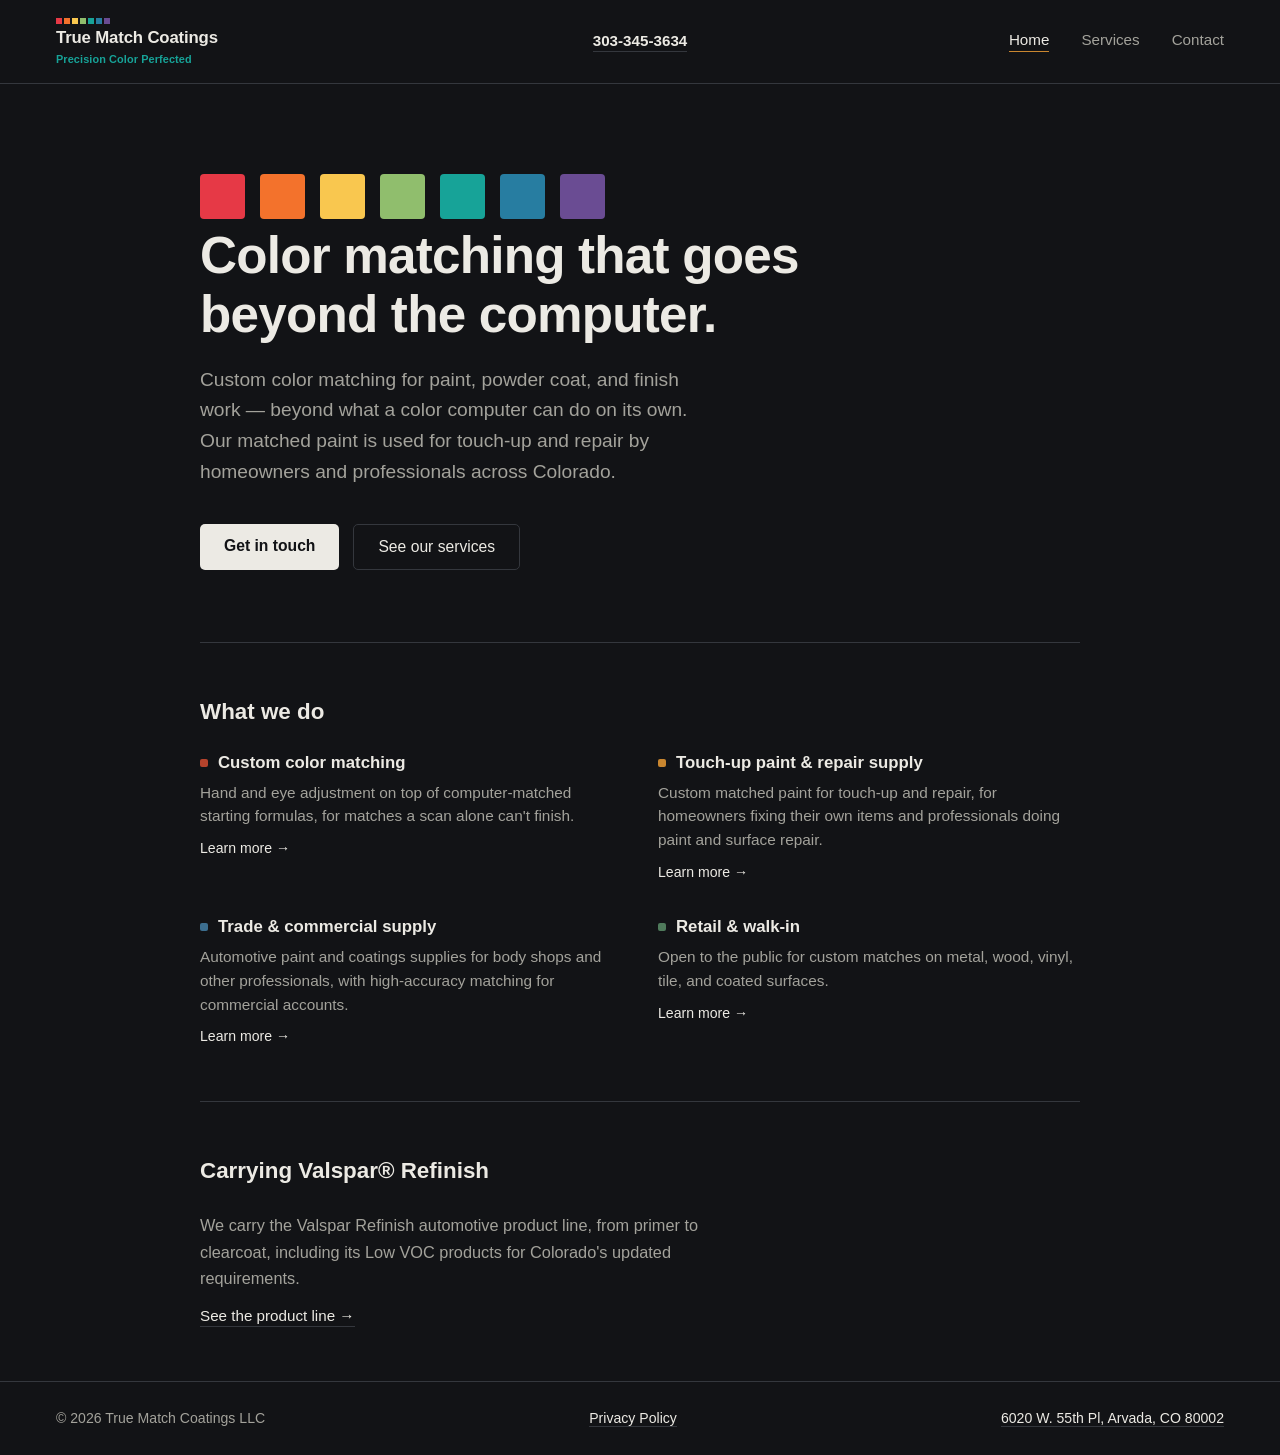
<file: index.html>
<!DOCTYPE html>
<html lang="en">
<head>
<meta charset="UTF-8">
<meta name="viewport" content="width=device-width, initial-scale=1.0">
<title>Custom Paint Color Matching | Denver Metro Area | True Match Coatings</title>
<meta name="description" content="Custom paint matching for touch-up and repair, with automotive and body shop supply. Arvada, serving the Denver Metro Area and all of Colorado.">
<link rel="canonical" href="https://truematchcoatings.com/">
<meta property="og:type" content="website">
<meta property="og:site_name" content="True Match Coatings">
<meta property="og:title" content="Custom Paint Color Matching | Denver Metro Area | True Match Coatings">
<meta property="og:description" content="Custom paint matching for touch-up, repair, and finish work. Serving the Denver Metro Area and all of Colorado.">
<meta property="og:url" content="https://truematchcoatings.com/">
<meta property="og:image" content="https://truematchcoatings.com/favicon-512.png">
<script type="application/ld+json">
{
  "@context": "https://schema.org",
  "@type": "LocalBusiness",
  "name": "True Match Coatings",
  "url": "https://truematchcoatings.com/",
  "image": "https://truematchcoatings.com/favicon-512.png",
  "description": "Custom paint, powder coat, and finish color matching with hand-and-eye adjustment on top of computer-matched formulas. Trade and commercial supply, plus retail and walk-in matching.",
  "telephone": "+1-303-345-3634",
  "openingHoursSpecification": {
    "@type": "OpeningHoursSpecification",
    "dayOfWeek": ["Monday", "Tuesday", "Wednesday", "Thursday", "Friday"],
    "opens": "08:00",
    "closes": "17:00"
  },
  "address": {
    "@type": "PostalAddress",
    "streetAddress": "6020 W. 55th Pl",
    "addressLocality": "Arvada",
    "addressRegion": "CO",
    "postalCode": "80002",
    "addressCountry": "US"
  },
  "areaServed": [
    { "@type": "AdministrativeArea", "name": "Denver Metropolitan Area, Colorado" },
    { "@type": "State", "name": "Colorado" }
  ],
  "knowsAbout": ["Custom paint color matching", "Powder coat color matching", "Automotive paint supply for body shops", "Commercial paint and coatings supply"]
}
</script>
<link rel="stylesheet" href="style.css">
<link rel="icon" href="favicon.ico" sizes="any">
<link rel="icon" href="favicon.svg" type="image/svg+xml">
<link rel="apple-touch-icon" href="favicon-512.png">
<style>
  /* Phone-width header: logo + nav on one row, phone number beneath */
  @media (max-width: 640px) {
    header.site { grid-template-columns: 1fr auto; row-gap: 12px; }
    .wordmark { white-space: nowrap; font-size: 0.95rem; }
    header.site { column-gap: 12px; }
    nav.site { gap: 12px; }
    nav.site a { font-size: 0.9rem; }
    .header-phone { grid-column: 1 / -1; grid-row: 2; justify-self: start; }
  }
</style>
<style>
  .hero {
    padding: clamp(56px, 10vh, 100px) 0 clamp(48px, 8vh, 88px);
  }

  .hero .swatch-row {
    gap: 15px;
    margin-bottom: 8px;
  }
  .hero .swatch-row div {
    width: 45px;
    height: 45px;
    border-radius: 4px;
  }

  .hero h1 {
    font-size: clamp(2.1rem, 4.8vw, 3.2rem);
    font-weight: 650;
    letter-spacing: -0.015em;
    line-height: 1.15;
    margin: 0 0 20px;
    max-width: 27ch;
  }

  .hero p.lede {
    font-size: 1.2rem;
    line-height: 1.6;
    color: var(--paper-dim);
    max-width: 46ch;
    margin: 0 0 36px;
  }

  .cta-row {
    display: flex;
    gap: 14px;
    flex-wrap: wrap;
  }

  .cta {
    display: inline-block;
    padding: 13px 24px;
    border-radius: 5px;
    text-decoration: none;
    font-size: 0.98rem;
  }

  .cta.primary {
    background: var(--paper);
    color: var(--graphite-deep);
    font-weight: 600;
  }

  .cta.secondary {
    border: 1px solid var(--line);
    color: var(--paper);
  }

  .cta.primary:hover { background: #fff; }
  .cta.secondary:hover { border-color: var(--paper-dim); }

  .strip {
    border-top: 1px solid var(--line);
    padding: 56px 0;
  }

  .strip h2 {
    font-size: 1.4rem;
    font-weight: 600;
    margin: 0 0 28px;
  }

  .cards {
    display: grid;
    grid-template-columns: repeat(auto-fit, minmax(280px, 1fr));
    gap: 36px;
  }

  a.card {
    display: block;
    text-decoration: none;
    color: inherit;
    border-radius: 4px;
    transition: box-shadow 0.15s ease;
  }

  a.card:hover {
    box-shadow: 0 0 0 14px var(--panel), 0 0 0 15px var(--line);
  }

  .card .more {
    display: inline-block;
    margin-top: 12px;
    font-size: 0.88rem;
    color: var(--paper);
  }

  .brand-note {
    color: var(--paper-dim);
    font-size: 1.02rem;
    line-height: 1.6;
    max-width: 62ch;
    margin: 0 0 16px;
  }

  .brand-link {
    color: var(--paper);
    font-size: 0.95rem;
    text-decoration: none;
    border-bottom: 1px solid var(--line);
    padding-bottom: 2px;
  }
  .brand-link:hover { border-bottom-color: var(--paper); }

  .card h3 {
    font-size: 1.05rem;
    font-weight: 600;
    margin: 0 0 8px;
    display: flex;
    align-items: center;
    gap: 10px;
  }

  .card h3 .mark {
    width: 8px;
    height: 8px;
    border-radius: 2px;
    flex-shrink: 0;
  }

  .card p {
    color: var(--paper-dim);
    font-size: 0.96rem;
    line-height: 1.55;
    margin: 0;
  }
</style>
</head>
<body>

<header class="site">
  <a class="wordmark" href="index.html">
    <div class="brand-blocks" aria-hidden="true">
      <div></div><div></div><div></div><div></div><div></div><div></div><div></div>
    </div>
    True Match Coatings
    <span class="header-slogan">Precision Color Perfected</span>
  </a>
  <a class="header-phone" href="tel:+13033453634">303-345-3634</a>
  <nav class="site">
    <a href="index.html" aria-current="page">Home</a>
    <a href="services.html">Services</a>
    <a href="contact.html">Contact</a>
  </nav>
</header>

<main>
  <div class="wrap hero rise">
    <div class="swatch-row" aria-hidden="true">
      <div></div><div></div><div></div><div></div><div></div><div></div><div></div>
    </div>
    <h1>Color matching that goes<br>beyond the computer.</h1>
    <p class="lede">
      Custom color matching for paint, powder coat, and finish work &mdash;
      beyond what a color computer can do on its own. Our matched paint is
      used for touch-up and repair by homeowners and professionals across
      Colorado.
    </p>
    <div class="cta-row">
      <a class="cta primary" href="contact.html">Get in touch</a>
      <a class="cta secondary" href="services.html">See our services</a>
    </div>
  </div>

  <div class="wrap strip">
    <h2>What we do</h2>
    <div class="cards">
      <a class="card" href="services.html#custom-color-matching">
        <h3><span class="mark" style="background:var(--swatch-1)"></span>Custom color matching</h3>
        <p>Hand and eye adjustment on top of computer-matched starting formulas, for matches a scan alone can't finish.</p>
        <span class="more">Learn more &rarr;</span>
      </a>
      <a class="card" href="services.html#touch-up-repair">
        <h3><span class="mark" style="background:var(--swatch-2)"></span>Touch-up paint &amp; repair supply</h3>
        <p>Custom matched paint for touch-up and repair, for homeowners fixing their own items and professionals doing paint and surface repair.</p>
        <span class="more">Learn more &rarr;</span>
      </a>
      <a class="card" href="services.html#trade-commercial-supply">
        <h3><span class="mark" style="background:var(--swatch-4)"></span>Trade &amp; commercial supply</h3>
        <p>Automotive paint and coatings supplies for body shops and other professionals, with high-accuracy matching for commercial accounts.</p>
        <span class="more">Learn more &rarr;</span>
      </a>
      <a class="card" href="services.html#retail-walk-in">
        <h3><span class="mark" style="background:var(--swatch-3)"></span>Retail &amp; walk-in</h3>
        <p>Open to the public for custom matches on metal, wood, vinyl, tile, and coated surfaces.</p>
        <span class="more">Learn more &rarr;</span>
      </a>
    </div>
  </div>

  <div class="wrap strip">
    <h2>Carrying Valspar&reg; Refinish</h2>
    <p class="brand-note">We carry the Valspar Refinish automotive product line, from primer to clearcoat, including its Low VOC products for Colorado's updated requirements.</p>
    <a class="brand-link" href="services.html#valspar-refinish">See the product line &rarr;</a>
  </div>
</main>

<footer class="site">
  <span>&copy; 2026 True Match Coatings LLC</span>
  <a href="privacy.html">Privacy Policy</a>
  <a href="contact.html">6020 W. 55th Pl, Arvada, CO 80002</a>
</footer>

<!-- Start of HubSpot Embed Code -->
<script type="text/javascript" id="hs-script-loader" async defer src="//js-na2.hs-scripts.com/247621168.js"></script>
<!-- End of HubSpot Embed Code -->

</body>
</html>
</file>
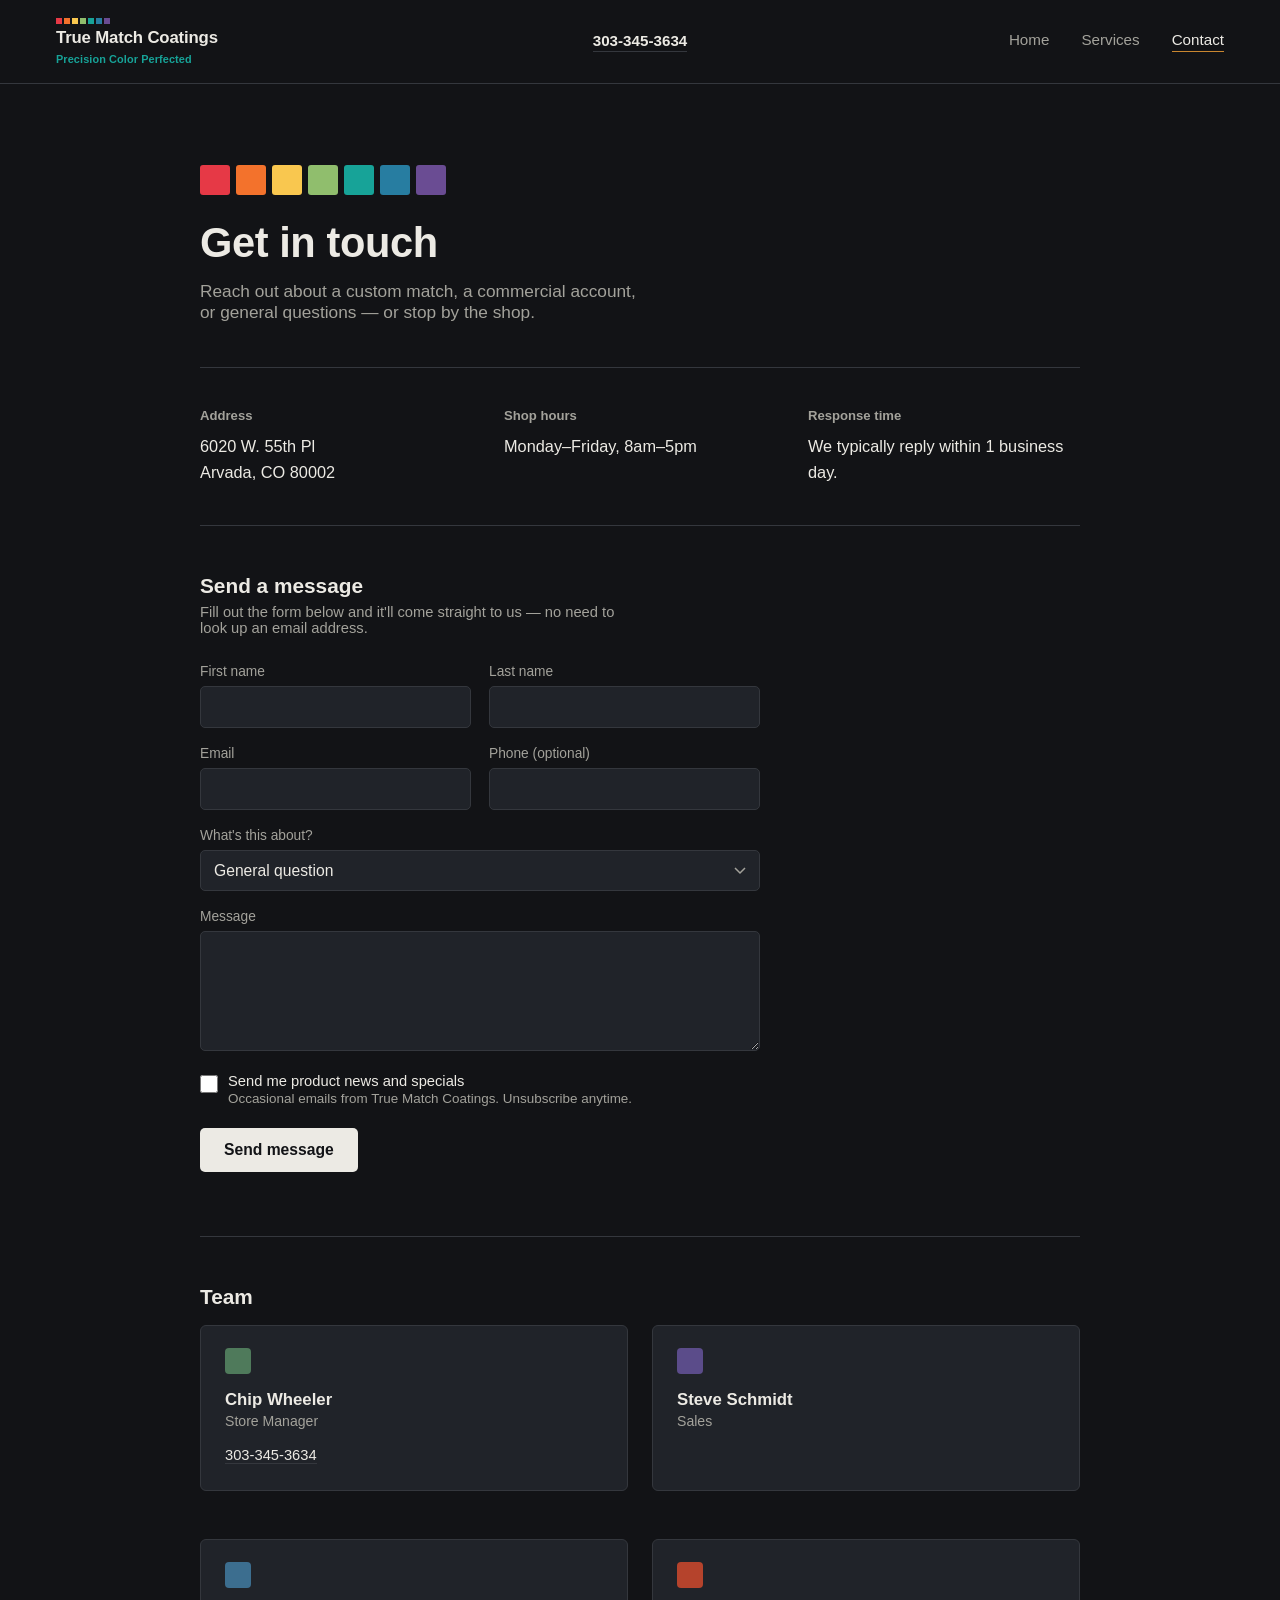
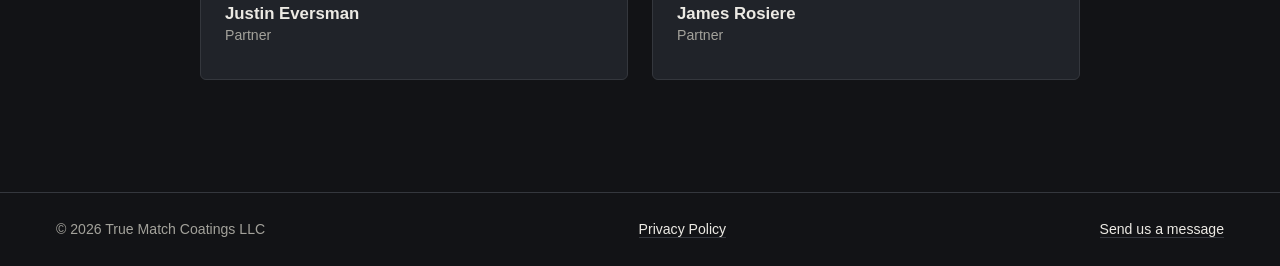
<file: contact.html>
<!DOCTYPE html>
<html lang="en">
<head>
<meta charset="UTF-8">
<meta name="viewport" content="width=device-width, initial-scale=1.0">
<title>Contact &amp; Location | True Match Coatings, Arvada, CO</title>
<meta name="description" content="Contact True Match Coatings in Arvada, CO about a custom color match or a commercial account, or stop by the shop at 6020 W. 55th Pl.">
<link rel="canonical" href="https://truematchcoatings.com/contact.html">
<meta property="og:type" content="website">
<meta property="og:site_name" content="True Match Coatings">
<meta property="og:title" content="Contact &amp; Location | True Match Coatings, Arvada, CO">
<meta property="og:description" content="Ask about a custom color match or a commercial account, or stop by the shop in Arvada, CO.">
<meta property="og:url" content="https://truematchcoatings.com/contact.html">
<meta property="og:image" content="https://truematchcoatings.com/favicon-512.png">
<link rel="stylesheet" href="style.css">
<link rel="icon" href="favicon.ico" sizes="any">
<link rel="icon" href="favicon.svg" type="image/svg+xml">
<link rel="apple-touch-icon" href="favicon-512.png">
<style>
  /* Phone-width header: logo + nav on one row, phone number beneath */
  @media (max-width: 640px) {
    header.site { grid-template-columns: 1fr auto; row-gap: 12px; }
    .wordmark { white-space: nowrap; font-size: 0.95rem; }
    header.site { column-gap: 12px; }
    nav.site { gap: 12px; }
    nav.site a { font-size: 0.9rem; }
    .header-phone { grid-column: 1 / -1; grid-row: 2; justify-self: start; }
  }
</style>
<style>
  .page-head {
    padding: clamp(48px, 9vh, 88px) 0 44px;
  }

  .page-head h1 {
    font-size: clamp(2rem, 4.5vw, 2.6rem);
    font-weight: 650;
    letter-spacing: -0.01em;
    margin: 24px 0 14px;
  }

  .page-head p {
    color: var(--paper-dim);
    font-size: 1.08rem;
    max-width: 46ch;
    margin: 0;
  }

  .location {
    border-top: 1px solid var(--line);
    padding: 40px 0;
    display: grid;
    grid-template-columns: repeat(auto-fit, minmax(220px, 1fr));
    gap: 32px;
  }

  .location h2 {
    font-size: 0.82rem;
    text-transform: none;
    letter-spacing: 0;
    color: var(--paper-dim);
    font-weight: 600;
    margin: 0 0 10px;
  }

  .location p {
    margin: 0;
    font-size: 1.02rem;
    line-height: 1.6;
  }

  .location a { text-decoration: none; border-bottom: 1px solid var(--line); }
  .location a:hover { border-bottom-color: var(--paper); }

  .people {
    border-top: 1px solid var(--line);
    padding: 48px 0 64px;
  }

  .people h2 {
    font-size: 1.3rem;
    font-weight: 600;
    margin: 0 0 6px;
  }

  .people .kicker {
    color: var(--paper-dim);
    font-size: 0.92rem;
    margin: 0 0 28px;
  }

  .people-grid {
    display: grid;
    grid-template-columns: repeat(auto-fit, minmax(240px, 1fr));
    gap: 24px;
    margin-bottom: 48px;
  }

  .person {
    background: var(--panel);
    border: 1px solid var(--line);
    border-radius: 6px;
    padding: 22px 24px;
  }

  .person .swatch {
    width: 26px;
    height: 26px;
    border-radius: 4px;
    margin-bottom: 16px;
  }

  .person .name {
    font-weight: 600;
    font-size: 1.05rem;
    margin-bottom: 3px;
  }

  .person .role {
    color: var(--paper-dim);
    font-size: 0.88rem;
    margin-bottom: 14px;
  }

  .person .detail {
    font-size: 0.92rem;
    line-height: 1.7;
  }

  .person .detail a {
    text-decoration: none;
    border-bottom: 1px solid var(--line);
  }
  .person .detail a:hover { border-bottom-color: var(--paper); }

  .section-label {
    font-size: 1.3rem;
    color: var(--paper);
    font-weight: 600;
    margin: 0 0 16px;
  }

  /* ---------- Contact form ---------- */

  .form-section {
    border-top: 1px solid var(--line);
    padding: 48px 0;
  }

  .form-section h2 {
    font-size: 1.3rem;
    font-weight: 600;
    margin: 0 0 6px;
  }

  .form-section .kicker {
    color: var(--paper-dim);
    font-size: 0.92rem;
    margin: 0 0 28px;
    max-width: 52ch;
  }

  .contact-form {
    max-width: 560px;
  }

  .form-row {
    display: grid;
    grid-template-columns: 1fr 1fr;
    gap: 18px;
  }

  .field {
    margin-bottom: 18px;
  }

  .field label {
    display: block;
    font-size: 0.86rem;
    color: var(--paper-dim);
    margin-bottom: 7px;
  }

  .field input,
  .field select,
  .field textarea {
    width: 100%;
    background: var(--panel);
    border: 1px solid var(--line);
    color: var(--paper);
    border-radius: 5px;
    padding: 11px 13px;
    font-size: 0.98rem;
    font-family: inherit;
    transition: border-color 0.15s ease;
  }

  .field input:focus,
  .field select:focus,
  .field textarea:focus {
    outline: none;
    border-color: var(--swatch-4);
  }

  .field textarea {
    resize: vertical;
    min-height: 120px;
  }

  .field select {
    appearance: none;
    background-image: url("data:image/svg+xml,%3Csvg xmlns='http://www.w3.org/2000/svg' width='12' height='8'%3E%3Cpath d='M1 1l5 5 5-5' stroke='%23a3a29b' stroke-width='1.5' fill='none' fill-rule='evenodd'/%3E%3C/svg%3E");
    background-repeat: no-repeat;
    background-position: right 13px center;
    padding-right: 32px;
  }

  .hp-field {
    position: absolute;
    left: -9999px;
    width: 1px;
    height: 1px;
    opacity: 0;
    overflow: hidden;
  }

  .field-check {
    display: flex;
    align-items: flex-start;
    gap: 10px;
    margin: 4px 0 22px;
  }

  .field-check input {
    flex: none;
    width: 18px;
    height: 18px;
    margin: 2px 0 0;
    accent-color: var(--swatch-4);
    cursor: pointer;
  }

  .field-check label {
    font-size: 0.92rem;
    color: var(--paper);
    cursor: pointer;
  }

  .field-check .hint {
    display: block;
    color: var(--paper-dim);
    font-size: 0.84rem;
    margin-top: 2px;
  }

  .form-submit {
    display: inline-flex;
    align-items: center;
    gap: 10px;
    background: var(--paper);
    color: var(--graphite-deep);
    font-weight: 600;
    font-size: 0.98rem;
    border: none;
    border-radius: 5px;
    padding: 13px 24px;
    cursor: pointer;
    font-family: inherit;
  }

  .form-submit:hover { background: #fff; }
  .form-submit:disabled { opacity: 0.6; cursor: default; }

  .form-status {
    margin-top: 16px;
    font-size: 0.92rem;
  }

  .form-status.success { color: var(--swatch-3); }
  .form-status.error { color: var(--swatch-1); }

  @media (max-width: 560px) {
    .form-row { grid-template-columns: 1fr; }
  }
</style>
</head>
<body>

<header class="site">
  <a class="wordmark" href="index.html">
    <div class="brand-blocks" aria-hidden="true">
      <div></div><div></div><div></div><div></div><div></div><div></div><div></div>
    </div>
    True Match Coatings
    <span class="header-slogan">Precision Color Perfected</span>
  </a>
  <a class="header-phone" href="tel:+13033453634">303-345-3634</a>
  <nav class="site">
    <a href="index.html">Home</a>
    <a href="services.html">Services</a>
    <a href="contact.html" aria-current="page">Contact</a>
  </nav>
</header>

<main>
  <div class="wrap page-head rise">
    <div class="swatch-row" aria-hidden="true">
      <div></div><div></div><div></div><div></div><div></div><div></div><div></div>
    </div>
    <h1>Get in touch</h1>
    <p>Reach out about a custom match, a commercial account, or general questions &mdash; or stop by the shop.</p>
  </div>

  <div class="wrap location">
    <div>
      <h2>Address</h2>
      <p>
        6020 W. 55th Pl<br>
        Arvada, CO 80002
      </p>
    </div>
    <div>
      <h2>Shop hours</h2>
      <p>Monday&ndash;Friday, 8am&ndash;5pm</p>
    </div>
    <div>
      <h2>Response time</h2>
      <p>We typically reply within 1 business day.</p>
    </div>
  </div>

  <div class="wrap form-section">
    <h2>Send a message</h2>
    <p class="kicker">Fill out the form below and it'll come straight to us &mdash; no need to look up an email address.</p>

    <form class="contact-form" id="contact-form" method="POST" novalidate>
      <div class="form-row">
        <div class="field">
          <label for="firstname">First name</label>
          <input type="text" id="firstname" name="firstname" required autocomplete="given-name">
        </div>
        <div class="field">
          <label for="lastname">Last name</label>
          <input type="text" id="lastname" name="lastname" required autocomplete="family-name">
        </div>
      </div>

      <div class="form-row">
        <div class="field">
          <label for="email">Email</label>
          <input type="email" id="email" name="email" required autocomplete="email">
        </div>
        <div class="field">
          <label for="phone">Phone <span style="font-weight:400;">(optional)</span></label>
          <input type="tel" id="phone" name="phone" autocomplete="tel">
        </div>
      </div>

      <div class="field">
        <label for="reason">What's this about?</label>
        <select id="reason" name="inquiry_reason">
          <option value="General question">General question</option>
          <option value="Custom color match">Custom color match</option>
          <option value="Commercial account">Commercial account</option>
          <option value="Other">Other</option>
        </select>
      </div>

      <div class="field">
        <label for="message">Message</label>
        <textarea id="message" name="message" required></textarea>
      </div>

      <div class="field-check">
        <input type="checkbox" id="marketing_opt_in" name="marketing_opt_in" value="true">
        <label for="marketing_opt_in">
          Send me product news and specials
          <span class="hint">Occasional emails from True Match Coatings. Unsubscribe anytime.</span>
        </label>
      </div>

      <!-- Honeypot field — hidden from real visitors, filled in by spam bots -->
      <div class="field hp-field" aria-hidden="true">
        <label for="_gotcha">Leave this field blank</label>
        <input type="text" id="_gotcha" name="_gotcha" tabindex="-1" autocomplete="off">
      </div>

      <button type="submit" class="form-submit">Send message</button>
      <p class="form-status" id="form-status" role="status" aria-live="polite"></p>
      <noscript><p class="form-status error">This form needs JavaScript. Please call us at 303-345-3634 instead.</p></noscript>
    </form>
  </div>

  <div class="wrap people">
    <p class="section-label">Team</p>
    <div class="people-grid">
      <div class="person">
        <div class="swatch" style="background:var(--swatch-3)"></div>
        <div class="name">Chip Wheeler</div>
        <div class="role">Store Manager</div>
        <div class="detail">
          <a href="tel:+13033453634">303-345-3634</a>
        </div>
      </div>
      <div class="person">
        <div class="swatch" style="background:var(--swatch-5)"></div>
        <div class="name">Steve Schmidt</div>
        <div class="role">Sales</div>
      </div>
    </div>

    <div class="people-grid">
      <div class="person">
        <div class="swatch" style="background:var(--swatch-4)"></div>
        <div class="name">Justin Eversman</div>
        <div class="role">Partner</div>
      </div>
      <div class="person">
        <div class="swatch" style="background:var(--swatch-1)"></div>
        <div class="name">James Rosiere</div>
        <div class="role">Partner</div>
      </div>
    </div>
  </div>
</main>

<footer class="site">
  <span>&copy; 2026 True Match Coatings LLC</span>
  <a href="privacy.html">Privacy Policy</a>
  <a href="#contact-form">Send us a message</a>
</footer>

<script>
  // HubSpot form settings
  const HUBSPOT_PORTAL_ID = '247621168';
  const HUBSPOT_FORM_ID = '1c476b60-14f7-4764-a785-c6fe65222942';
  const HUBSPOT_ENDPOINT =
    'https://api.hsforms.com/submissions/v3/integration/submit/' +
    HUBSPOT_PORTAL_ID + '/' + HUBSPOT_FORM_ID;
  // Property internal names in HubSpot (Settings > Properties)
  const REASON_PROPERTY = 'what_s_this_about_';
  // Single checkbox contact property for the email opt-in (created in HubSpot
  // Nov 24, 2026). It should also be added to the HubSpot form itself.
  const OPT_IN_PROPERTY = 'marketing_opt_in';

  const form = document.getElementById('contact-form');
  const status = document.getElementById('form-status');
  const successMsg = "Thanks — we've got your message and will be in touch soon.";

  function getCookie(name) {
    const match = document.cookie.match(new RegExp('(?:^|; )' + name + '=([^;]*)'));
    return match ? decodeURIComponent(match[1]) : '';
  }

  form.addEventListener('submit', async function (e) {
    e.preventDefault();
    if (!form.reportValidity()) return;

    const submitBtn = form.querySelector('.form-submit');
    status.className = 'form-status';

    // Honeypot: real visitors never fill this in. Pretend success, send nothing.
    if (form.elements['_gotcha'].value) {
      form.reset();
      status.className = 'form-status success';
      status.textContent = successMsg;
      return;
    }

    submitBtn.disabled = true;
    status.textContent = 'Sending…';

    const fields = [
      { name: 'firstname', value: form.elements['firstname'].value.trim() },
      { name: 'lastname', value: form.elements['lastname'].value.trim() },
      { name: 'email', value: form.elements['email'].value.trim() },
      { name: REASON_PROPERTY, value: form.elements['inquiry_reason'].value },
      { name: 'message', value: form.elements['message'].value.trim() }
    ];
    const phone = form.elements['phone'].value.trim();
    if (phone) fields.push({ name: 'phone', value: phone });
    // Only send the opt-in when it's ticked, so a returning contact who opted
    // in before isn't switched back off by leaving the box empty this time.
    if (form.elements['marketing_opt_in'].checked) {
      fields.push({ name: OPT_IN_PROPERTY, value: 'true' });
    }

    const context = { pageUri: window.location.href, pageName: document.title };
    const hutk = getCookie('hubspotutk');
    if (hutk) context.hutk = hutk;

    function send(fieldList) {
      return fetch(HUBSPOT_ENDPOINT, {
        method: 'POST',
        headers: { 'Content-Type': 'application/json' },
        body: JSON.stringify({ fields: fieldList, context: context })
      });
    }

    try {
      let response = await send(fields);

      // Safety net: if HubSpot turns the submission away while the opt-in is
      // included (for example because the field isn't on the HubSpot form),
      // send it again without the opt-in so the customer's message still
      // gets through. Losing a lead is worse than losing one opt-in.
      if (!response.ok && response.status === 400 &&
          fields.some(function (f) { return f.name === OPT_IN_PROPERTY; })) {
        response = await send(fields.filter(function (f) {
          return f.name !== OPT_IN_PROPERTY;
        }));
      }

      if (response.ok) {
        form.reset();
        status.className = 'form-status success';
        status.textContent = successMsg;
      } else {
        throw new Error('HubSpot responded with ' + response.status);
      }
    } catch (err) {
      status.className = 'form-status error';
      status.textContent = "Something went wrong sending that. Please try again, or call us at 303-345-3634.";
    } finally {
      submitBtn.disabled = false;
    }
  });
</script>

<!-- Start of HubSpot Embed Code -->
<script type="text/javascript" id="hs-script-loader" async defer src="//js-na2.hs-scripts.com/247621168.js"></script>
<!-- End of HubSpot Embed Code -->

</body>
</html>
</file>
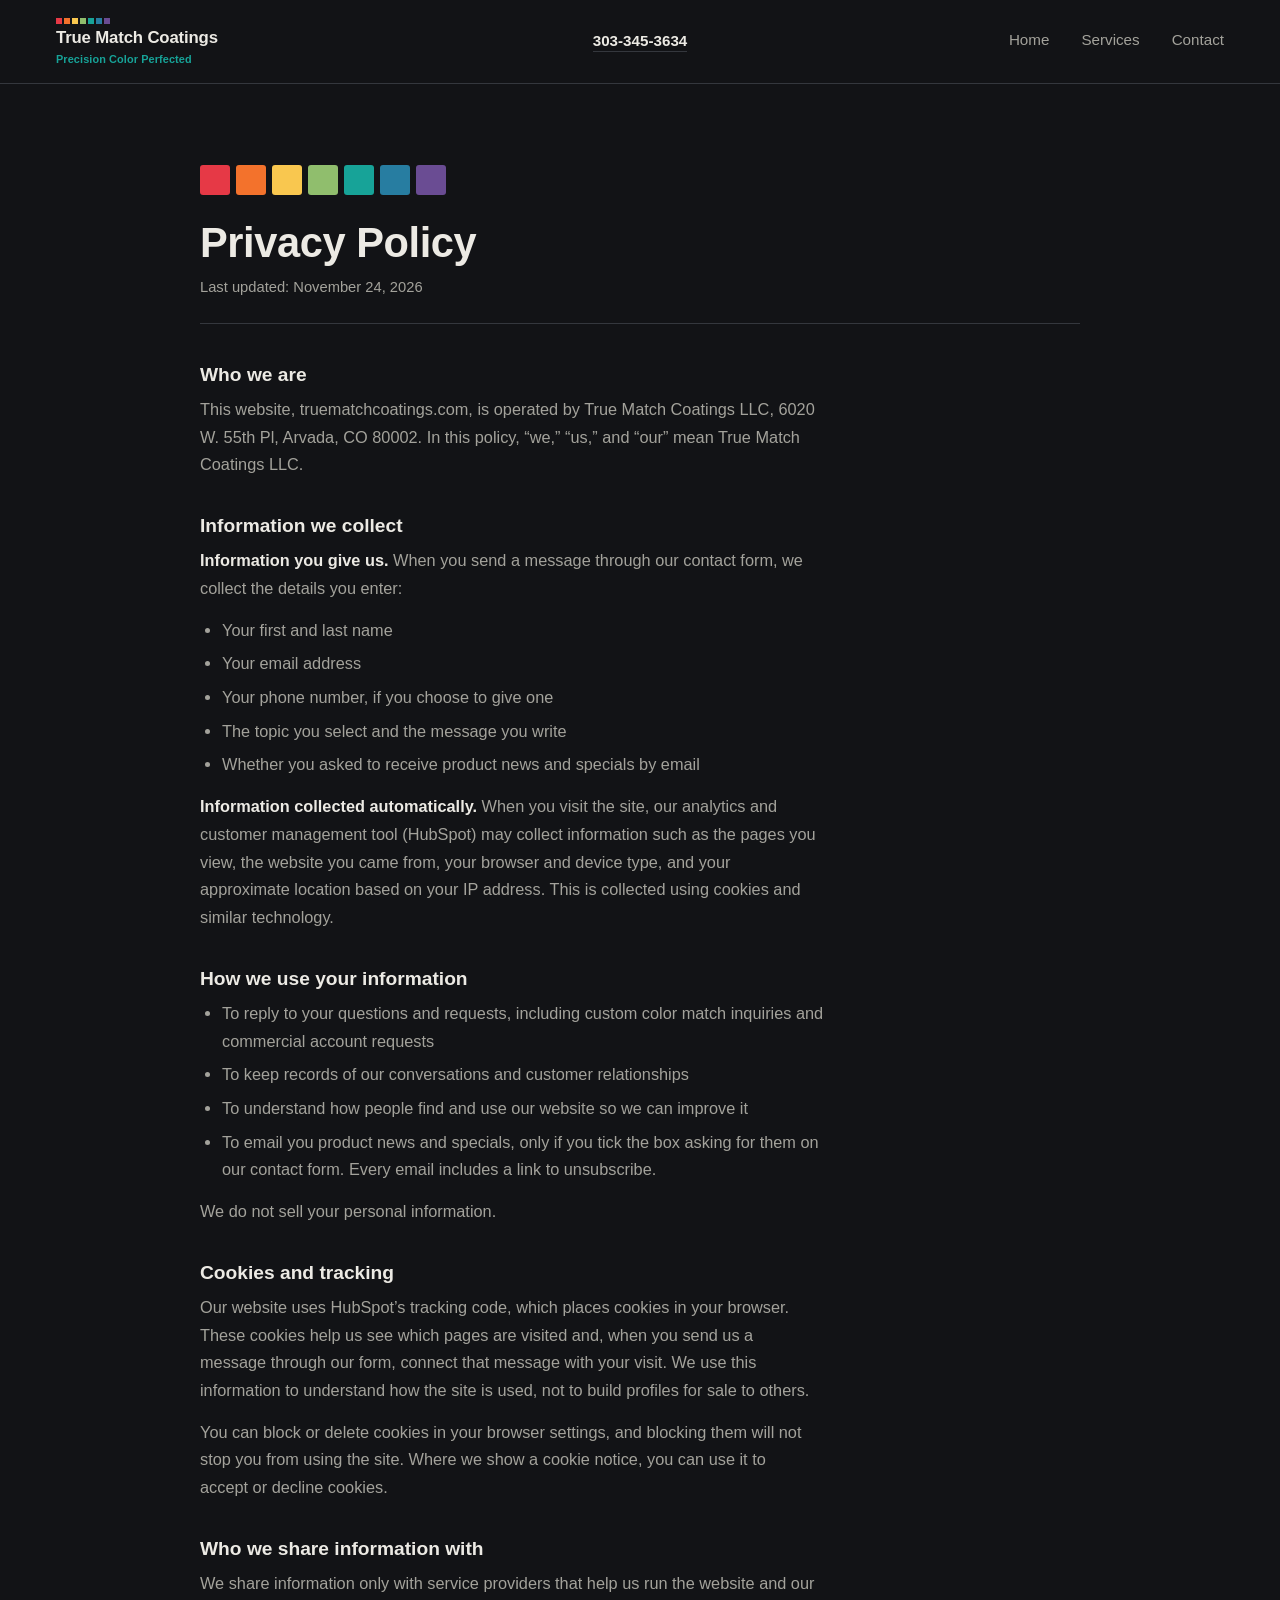
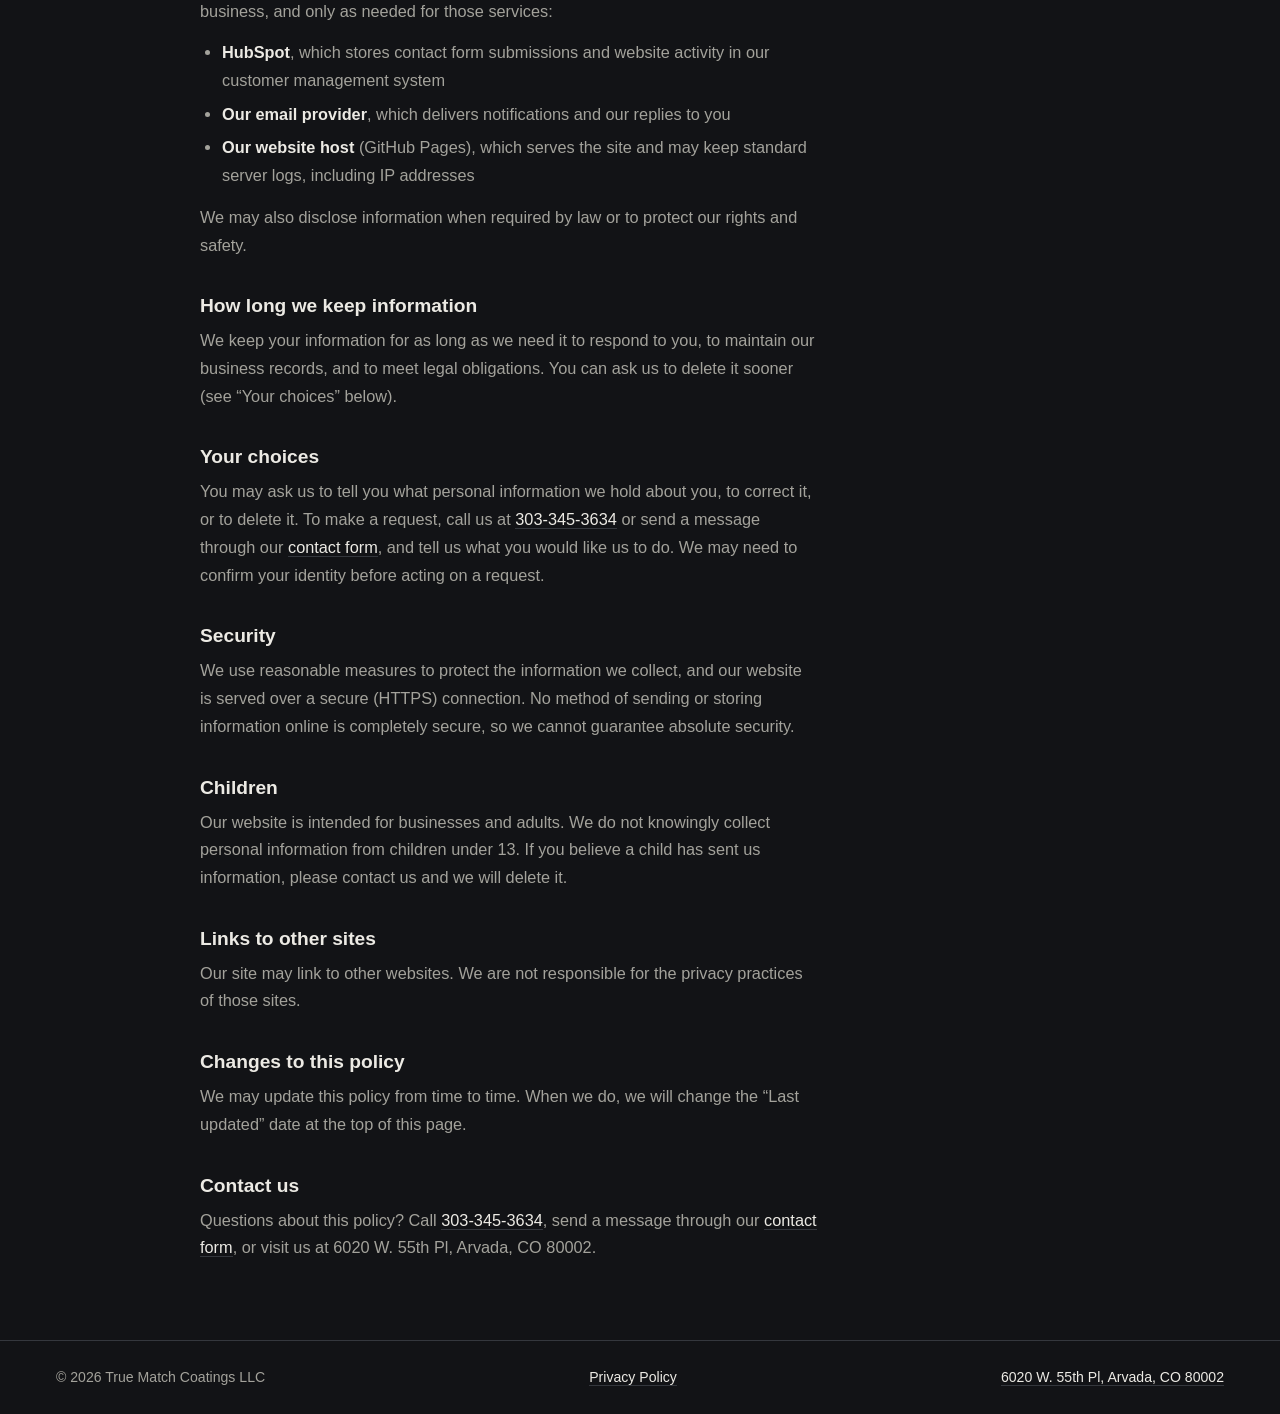
<file: privacy.html>
<!DOCTYPE html>
<html lang="en">
<head>
<meta charset="UTF-8">
<meta name="viewport" content="width=device-width, initial-scale=1.0">
<title>Privacy Policy | True Match Coatings</title>
<meta name="description" content="How True Match Coatings collects, uses, and protects information from visitors to truematchcoatings.com, including contact form messages and website analytics cookies.">
<link rel="canonical" href="https://truematchcoatings.com/privacy.html">
<link rel="stylesheet" href="style.css">
<link rel="icon" href="favicon.ico" sizes="any">
<link rel="icon" href="favicon.svg" type="image/svg+xml">
<link rel="apple-touch-icon" href="favicon-512.png">
<style>
  /* Phone-width header: logo + nav on one row, phone number beneath */
  @media (max-width: 640px) {
    header.site { grid-template-columns: 1fr auto; row-gap: 12px; }
    .wordmark { white-space: nowrap; font-size: 0.95rem; }
    header.site { column-gap: 12px; }
    nav.site { gap: 12px; }
    nav.site a { font-size: 0.9rem; }
    .header-phone { grid-column: 1 / -1; grid-row: 2; justify-self: start; }
  }

  .page-head {
    padding: clamp(48px, 9vh, 88px) 0 28px;
  }

  .page-head h1 {
    font-size: clamp(2rem, 4.5vw, 2.6rem);
    font-weight: 650;
    letter-spacing: -0.01em;
    margin: 24px 0 12px;
  }

  .page-head .updated {
    color: var(--paper-dim);
    font-size: 0.92rem;
    margin: 0;
  }

  .legal {
    border-top: 1px solid var(--line);
    padding: 40px 0 64px;
  }

  .legal h2 {
    font-size: 1.2rem;
    font-weight: 600;
    margin: 36px 0 10px;
  }

  .legal h2:first-child { margin-top: 0; }

  .legal p,
  .legal li {
    color: var(--paper-dim);
    font-size: 1.02rem;
    line-height: 1.7;
    max-width: 68ch;
  }

  .legal p { margin: 0 0 14px; }
  .legal ul { margin: 0 0 14px; padding-left: 22px; }
  .legal li { margin-bottom: 6px; }
  .legal strong { color: var(--paper); font-weight: 600; }
  .legal a { color: var(--paper); border-bottom: 1px solid var(--line); text-decoration: none; }
  .legal a:hover { border-bottom-color: var(--paper); }
</style>
</head>
<body>

<header class="site">
  <a class="wordmark" href="index.html">
    <div class="brand-blocks" aria-hidden="true">
      <div></div><div></div><div></div><div></div><div></div><div></div><div></div>
    </div>
    True Match Coatings
    <span class="header-slogan">Precision Color Perfected</span>
  </a>
  <a class="header-phone" href="tel:+13033453634">303-345-3634</a>
  <nav class="site">
    <a href="index.html">Home</a>
    <a href="services.html">Services</a>
    <a href="contact.html">Contact</a>
  </nav>
</header>

<main>
  <div class="wrap page-head rise">
    <div class="swatch-row" aria-hidden="true">
      <div></div><div></div><div></div><div></div><div></div><div></div><div></div>
    </div>
    <h1>Privacy Policy</h1>
    <p class="updated">Last updated: November 24, 2026</p>
  </div>

  <div class="wrap legal">
    <h2>Who we are</h2>
    <p>This website, truematchcoatings.com, is operated by True Match Coatings LLC, 6020 W. 55th Pl, Arvada, CO 80002. In this policy, &ldquo;we,&rdquo; &ldquo;us,&rdquo; and &ldquo;our&rdquo; mean True Match Coatings LLC.</p>

    <h2>Information we collect</h2>
    <p><strong>Information you give us.</strong> When you send a message through our contact form, we collect the details you enter:</p>
    <ul>
      <li>Your first and last name</li>
      <li>Your email address</li>
      <li>Your phone number, if you choose to give one</li>
      <li>The topic you select and the message you write</li>
      <li>Whether you asked to receive product news and specials by email</li>
    </ul>
    <p><strong>Information collected automatically.</strong> When you visit the site, our analytics and customer management tool (HubSpot) may collect information such as the pages you view, the website you came from, your browser and device type, and your approximate location based on your IP address. This is collected using cookies and similar technology.</p>

    <h2>How we use your information</h2>
    <ul>
      <li>To reply to your questions and requests, including custom color match inquiries and commercial account requests</li>
      <li>To keep records of our conversations and customer relationships</li>
      <li>To understand how people find and use our website so we can improve it</li>
      <li>To email you product news and specials, only if you tick the box asking for them on our contact form. Every email includes a link to unsubscribe.</li>
    </ul>
    <p>We do not sell your personal information.</p>

    <h2>Cookies and tracking</h2>
    <p>Our website uses HubSpot&rsquo;s tracking code, which places cookies in your browser. These cookies help us see which pages are visited and, when you send us a message through our form, connect that message with your visit. We use this information to understand how the site is used, not to build profiles for sale to others.</p>
    <p>You can block or delete cookies in your browser settings, and blocking them will not stop you from using the site. Where we show a cookie notice, you can use it to accept or decline cookies.</p>

    <h2>Who we share information with</h2>
    <p>We share information only with service providers that help us run the website and our business, and only as needed for those services:</p>
    <ul>
      <li><strong>HubSpot</strong>, which stores contact form submissions and website activity in our customer management system</li>
      <li><strong>Our email provider</strong>, which delivers notifications and our replies to you</li>
      <li><strong>Our website host</strong> (GitHub Pages), which serves the site and may keep standard server logs, including IP addresses</li>
    </ul>
    <p>We may also disclose information when required by law or to protect our rights and safety.</p>

    <h2>How long we keep information</h2>
    <p>We keep your information for as long as we need it to respond to you, to maintain our business records, and to meet legal obligations. You can ask us to delete it sooner (see &ldquo;Your choices&rdquo; below).</p>

    <h2>Your choices</h2>
    <p>You may ask us to tell you what personal information we hold about you, to correct it, or to delete it. To make a request, call us at <a href="tel:+13033453634">303-345-3634</a> or send a message through our <a href="contact.html#contact-form">contact form</a>, and tell us what you would like us to do. We may need to confirm your identity before acting on a request.</p>

    <h2>Security</h2>
    <p>We use reasonable measures to protect the information we collect, and our website is served over a secure (HTTPS) connection. No method of sending or storing information online is completely secure, so we cannot guarantee absolute security.</p>

    <h2>Children</h2>
    <p>Our website is intended for businesses and adults. We do not knowingly collect personal information from children under 13. If you believe a child has sent us information, please contact us and we will delete it.</p>

    <h2>Links to other sites</h2>
    <p>Our site may link to other websites. We are not responsible for the privacy practices of those sites.</p>

    <h2>Changes to this policy</h2>
    <p>We may update this policy from time to time. When we do, we will change the &ldquo;Last updated&rdquo; date at the top of this page.</p>

    <h2>Contact us</h2>
    <p>Questions about this policy? Call <a href="tel:+13033453634">303-345-3634</a>, send a message through our <a href="contact.html#contact-form">contact form</a>, or visit us at 6020 W. 55th Pl, Arvada, CO 80002.</p>
  </div>
</main>

<footer class="site">
  <span>&copy; 2026 True Match Coatings LLC</span>
  <a href="privacy.html">Privacy Policy</a>
  <a href="contact.html">6020 W. 55th Pl, Arvada, CO 80002</a>
</footer>

<!-- Start of HubSpot Embed Code -->
<script type="text/javascript" id="hs-script-loader" async defer src="//js-na2.hs-scripts.com/247621168.js"></script>
<!-- End of HubSpot Embed Code -->

</body>
</html>
</file>
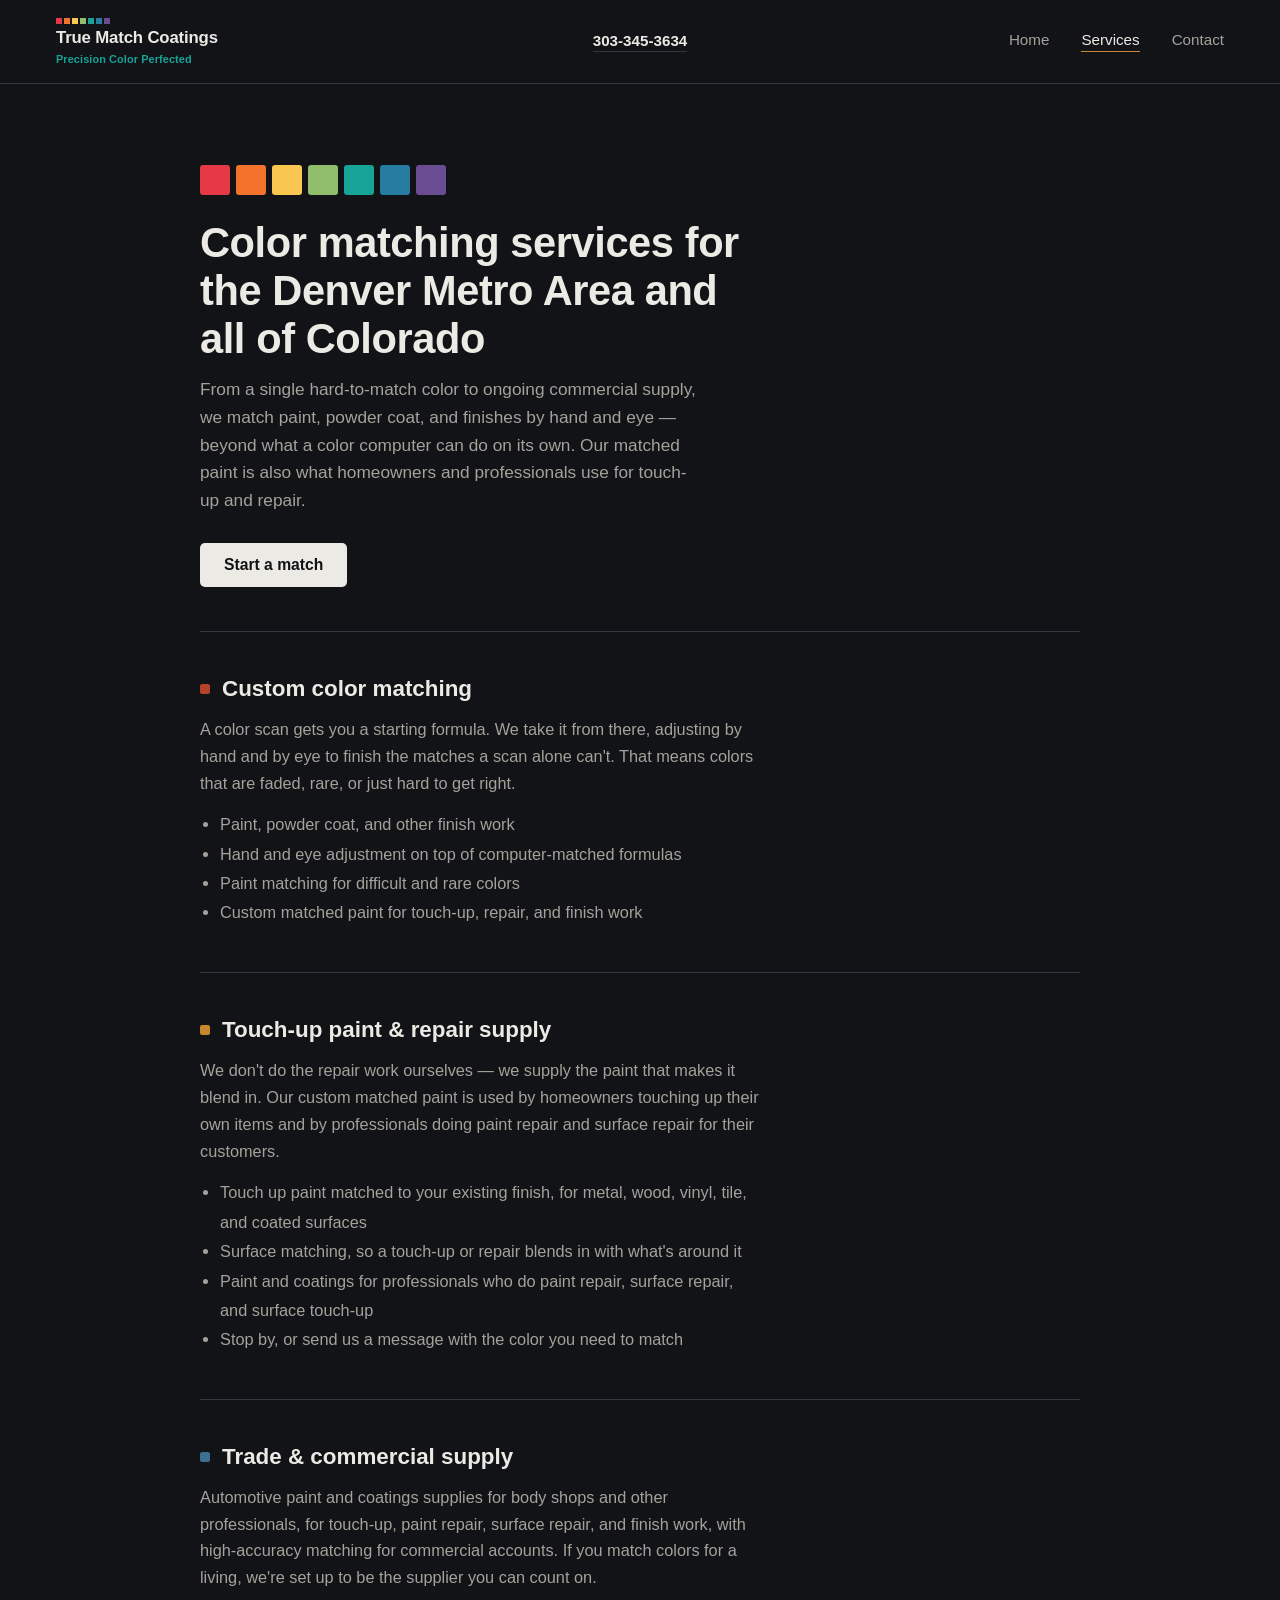
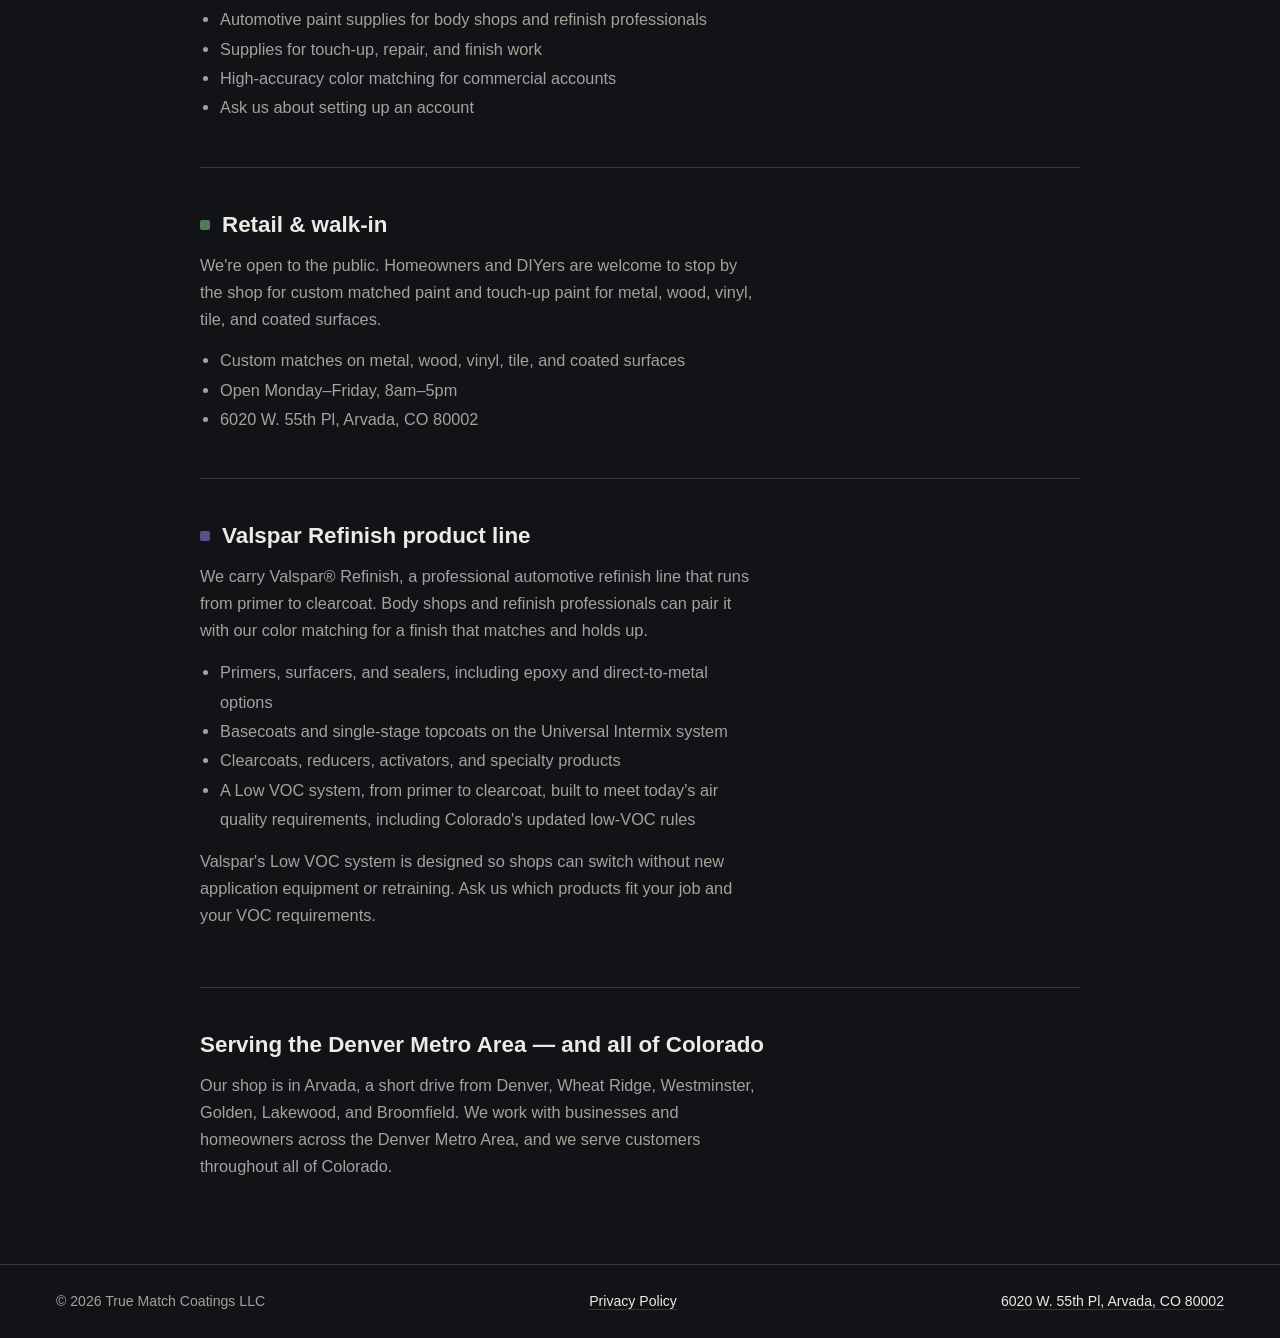
<file: services.html>
<!DOCTYPE html>
<html lang="en">
<head>
<meta charset="UTF-8">
<meta name="viewport" content="width=device-width, initial-scale=1.0">
<title>Paint Matching &amp; Touch-Up Paint | Denver Metro | True Match Coatings</title>
<meta name="description" content="Paint matching and touch-up paint for homeowners and pros, plus automotive and body shop supply with Valspar Refinish. Arvada, serving Denver Metro and Colorado.">
<link rel="canonical" href="https://truematchcoatings.com/services.html">
<meta property="og:type" content="website">
<meta property="og:site_name" content="True Match Coatings">
<meta property="og:title" content="Paint Matching &amp; Touch-Up Paint | Denver Metro | True Match Coatings">
<meta property="og:description" content="Custom color matching, trade and commercial supply, and walk-in matching. Based in Arvada, serving the Denver Metro Area and all of Colorado.">
<meta property="og:url" content="https://truematchcoatings.com/services.html">
<meta property="og:image" content="https://truematchcoatings.com/favicon-512.png">
<script type="application/ld+json">
{
  "@context": "https://schema.org",
  "@graph": [
    {
      "@type": "Service",
      "name": "Custom color matching",
      "serviceType": "Paint, powder coat, and finish color matching",
      "description": "Hand and eye adjustment on top of computer-matched starting formulas, for matches a scan alone cannot finish.",
      "provider": { "@type": "LocalBusiness", "name": "True Match Coatings", "url": "https://truematchcoatings.com/" },
      "areaServed": [{ "@type": "AdministrativeArea", "name": "Denver Metropolitan Area, Colorado" }, { "@type": "State", "name": "Colorado" }]
    },
    {
      "@type": "Service",
      "name": "Touch-up paint and repair supply",
      "serviceType": "Custom matched paint for touch-up and repair",
      "description": "Custom matched touch-up paint for homeowners and professionals doing paint repair and surface repair on metal, wood, vinyl, tile, and coated surfaces.",
      "provider": { "@type": "LocalBusiness", "name": "True Match Coatings", "url": "https://truematchcoatings.com/" },
      "areaServed": [{ "@type": "AdministrativeArea", "name": "Denver Metropolitan Area, Colorado" }, { "@type": "State", "name": "Colorado" }]
    },
    {
      "@type": "Service",
      "name": "Trade and commercial supply",
      "serviceType": "Paint and coatings supply for repair and finish work",
      "description": "Automotive paint and coatings supplies for body shops and other professionals, for touch-up, repair, and finish work, with high-accuracy matching for commercial accounts.",
      "provider": { "@type": "LocalBusiness", "name": "True Match Coatings", "url": "https://truematchcoatings.com/" },
      "areaServed": [{ "@type": "AdministrativeArea", "name": "Denver Metropolitan Area, Colorado" }, { "@type": "State", "name": "Colorado" }]
    },
    {
      "@type": "Service",
      "name": "Retail and walk-in color matching",
      "serviceType": "Custom color matching for the public",
      "description": "Open to the public for custom matches on metal, wood, vinyl, tile, and coated surfaces.",
      "provider": { "@type": "LocalBusiness", "name": "True Match Coatings", "url": "https://truematchcoatings.com/" },
      "areaServed": [{ "@type": "AdministrativeArea", "name": "Denver Metropolitan Area, Colorado" }, { "@type": "State", "name": "Colorado" }]
    }
  ]
}
</script>
<link rel="stylesheet" href="style.css">
<link rel="icon" href="favicon.ico" sizes="any">
<link rel="icon" href="favicon.svg" type="image/svg+xml">
<link rel="apple-touch-icon" href="favicon-512.png">
<style>
  /* Phone-width header: logo + nav on one row, phone number beneath */
  @media (max-width: 640px) {
    header.site { grid-template-columns: 1fr auto; row-gap: 12px; }
    .wordmark { white-space: nowrap; font-size: 0.95rem; }
    header.site { column-gap: 12px; }
    nav.site { gap: 12px; }
    nav.site a { font-size: 0.9rem; }
    .header-phone { grid-column: 1 / -1; grid-row: 2; justify-self: start; }
  }
</style>
<style>
  .page-head {
    padding: clamp(48px, 9vh, 88px) 0 44px;
  }

  .page-head h1 {
    font-size: clamp(2rem, 4.5vw, 2.6rem);
    font-weight: 650;
    letter-spacing: -0.01em;
    line-height: 1.15;
    margin: 24px 0 14px;
    max-width: 24ch;
  }

  .page-head p {
    color: var(--paper-dim);
    font-size: 1.08rem;
    line-height: 1.6;
    max-width: 52ch;
    margin: 0;
  }

  .service {
    border-top: 1px solid var(--line);
    padding: 44px 0;
  }

  .service h2 {
    font-size: 1.4rem;
    font-weight: 600;
    margin: 0 0 14px;
    display: flex;
    align-items: center;
    gap: 12px;
  }

  .service h2 .mark {
    width: 10px;
    height: 10px;
    border-radius: 2px;
    flex-shrink: 0;
  }

  .service p {
    color: var(--paper-dim);
    font-size: 1.02rem;
    line-height: 1.65;
    max-width: 62ch;
    margin: 0 0 14px;
  }

  .service ul {
    margin: 0;
    padding-left: 20px;
    color: var(--paper-dim);
    font-size: 1.02rem;
    line-height: 1.8;
    max-width: 62ch;
  }

  .area {
    border-top: 1px solid var(--line);
    padding: 44px 0 56px;
  }

  .area h2 {
    font-size: 1.4rem;
    font-weight: 600;
    margin: 0 0 14px;
  }

  .area p {
    color: var(--paper-dim);
    font-size: 1.02rem;
    line-height: 1.65;
    max-width: 62ch;
    margin: 0 0 28px;
  }

  .cta-row { display: flex; gap: 14px; flex-wrap: wrap; }
  .page-head .cta-row { margin-top: 28px; }

  .cta {
    display: inline-block;
    padding: 13px 24px;
    border-radius: 5px;
    text-decoration: none;
    font-size: 0.98rem;
  }
  .cta.primary { background: var(--paper); color: var(--graphite-deep); font-weight: 600; }
  .cta.primary:hover { background: #fff; }
</style>
</head>
<body>

<header class="site">
  <a class="wordmark" href="index.html">
    <div class="brand-blocks" aria-hidden="true">
      <div></div><div></div><div></div><div></div><div></div><div></div><div></div>
    </div>
    True Match Coatings
    <span class="header-slogan">Precision Color Perfected</span>
  </a>
  <a class="header-phone" href="tel:+13033453634">303-345-3634</a>
  <nav class="site">
    <a href="index.html">Home</a>
    <a href="services.html" aria-current="page">Services</a>
    <a href="contact.html">Contact</a>
  </nav>
</header>

<main>
  <div class="wrap page-head rise">
    <div class="swatch-row" aria-hidden="true">
      <div></div><div></div><div></div><div></div><div></div><div></div><div></div>
    </div>
    <h1>Color matching services for the Denver Metro Area and all of Colorado</h1>
    <p>From a single hard-to-match color to ongoing commercial supply, we match paint, powder coat, and finishes by hand and eye &mdash; beyond what a color computer can do on its own. Our matched paint is also what homeowners and professionals use for touch-up and repair.</p>
    <div class="cta-row">
      <a class="cta primary" href="contact.html#contact-form">Start a match</a>
    </div>
  </div>

  <section class="wrap service" id="custom-color-matching">
    <h2><span class="mark" style="background:var(--swatch-1)"></span>Custom color matching</h2>
    <p>A color scan gets you a starting formula. We take it from there, adjusting by hand and by eye to finish the matches a scan alone can't. That means colors that are faded, rare, or just hard to get right.</p>
    <ul>
      <li>Paint, powder coat, and other finish work</li>
      <li>Hand and eye adjustment on top of computer-matched formulas</li>
      <li>Paint matching for difficult and rare colors</li>
      <li>Custom matched paint for touch-up, repair, and finish work</li>
    </ul>
  </section>

  <section class="wrap service" id="touch-up-repair">
    <h2><span class="mark" style="background:var(--swatch-2)"></span>Touch-up paint &amp; repair supply</h2>
    <p>We don't do the repair work ourselves &mdash; we supply the paint that makes it blend in. Our custom matched paint is used by homeowners touching up their own items and by professionals doing paint repair and surface repair for their customers.</p>
    <ul>
      <li>Touch up paint matched to your existing finish, for metal, wood, vinyl, tile, and coated surfaces</li>
      <li>Surface matching, so a touch-up or repair blends in with what's around it</li>
      <li>Paint and coatings for professionals who do paint repair, surface repair, and surface touch-up</li>
      <li>Stop by, or send us a message with the color you need to match</li>
    </ul>
  </section>

  <section class="wrap service" id="trade-commercial-supply">
    <h2><span class="mark" style="background:var(--swatch-4)"></span>Trade &amp; commercial supply</h2>
    <p>Automotive paint and coatings supplies for body shops and other professionals, for touch-up, paint repair, surface repair, and finish work, with high-accuracy matching for commercial accounts. If you match colors for a living, we're set up to be the supplier you can count on.</p>
    <ul>
      <li>Automotive paint supplies for body shops and refinish professionals</li>
      <li>Supplies for touch-up, repair, and finish work</li>
      <li>High-accuracy color matching for commercial accounts</li>
      <li>Ask us about setting up an account</li>
    </ul>
  </section>

  <section class="wrap service" id="retail-walk-in">
    <h2><span class="mark" style="background:var(--swatch-3)"></span>Retail &amp; walk-in</h2>
    <p>We're open to the public. Homeowners and DIYers are welcome to stop by the shop for custom matched paint and touch-up paint for metal, wood, vinyl, tile, and coated surfaces.</p>
    <ul>
      <li>Custom matches on metal, wood, vinyl, tile, and coated surfaces</li>
      <li>Open Monday&ndash;Friday, 8am&ndash;5pm</li>
      <li>6020 W. 55th Pl, Arvada, CO 80002</li>
    </ul>
  </section>

  <section class="wrap service" id="valspar-refinish">
    <h2><span class="mark" style="background:var(--swatch-5)"></span>Valspar Refinish product line</h2>
    <p>We carry Valspar&reg; Refinish, a professional automotive refinish line that runs from primer to clearcoat. Body shops and refinish professionals can pair it with our color matching for a finish that matches and holds up.</p>
    <ul>
      <li>Primers, surfacers, and sealers, including epoxy and direct-to-metal options</li>
      <li>Basecoats and single-stage topcoats on the Universal Intermix system</li>
      <li>Clearcoats, reducers, activators, and specialty products</li>
      <li>A Low VOC system, from primer to clearcoat, built to meet today's air quality requirements, including Colorado's updated low-VOC rules</li>
    </ul>
    <p style="margin-top:14px;">Valspar's Low VOC system is designed so shops can switch without new application equipment or retraining. Ask us which products fit your job and your VOC requirements.</p>
  </section>

  <section class="wrap area">
    <h2>Serving the Denver Metro Area &mdash; and all of Colorado</h2>
    <p>Our shop is in Arvada, a short drive from Denver, Wheat Ridge, Westminster, Golden, Lakewood, and Broomfield. We work with businesses and homeowners across the Denver Metro Area, and we serve customers throughout all of Colorado.</p>
  </section>
</main>

<footer class="site">
  <span>&copy; 2026 True Match Coatings LLC</span>
  <a href="privacy.html">Privacy Policy</a>
  <a href="contact.html">6020 W. 55th Pl, Arvada, CO 80002</a>
</footer>

<!-- Start of HubSpot Embed Code -->
<script type="text/javascript" id="hs-script-loader" async defer src="//js-na2.hs-scripts.com/247621168.js"></script>
<!-- End of HubSpot Embed Code -->

</body>
</html>
</file>
<file: style.css>
:root {
  --graphite: #1c1e22;
  --graphite-deep: #121316;
  --panel: #202329;
  --paper: #eceae4;
  --paper-dim: #a3a29b;
  --line: #34373d;

  --swatch-1: #b5432c;
  --swatch-2: #c9862f;
  --swatch-3: #4f7a5b;
  --swatch-4: #3c6e8f;
  --swatch-5: #5b4c8a;
  --swatch-6: #8a3c5e;
}

* { box-sizing: border-box; }

html, body {
  margin: 0;
  padding: 0;
  background: var(--graphite-deep);
  color: var(--paper);
  font-family: -apple-system, "Segoe UI", "Inter", Helvetica, Arial, sans-serif;
}

body {
  min-height: 100vh;
  display: flex;
  flex-direction: column;
}

a { color: inherit; }

/* ---------- Header / nav ---------- */

header.site {
  display: grid;
  grid-template-columns: 1fr auto 1fr;
  align-items: center;
  padding: 18px clamp(20px, 5vw, 56px);
  border-bottom: 1px solid var(--line);
}

.wordmark {
  justify-self: start;
  font-weight: 650;
  font-size: 1.05rem;
  letter-spacing: -0.01em;
  text-decoration: none;
  display: flex;
  flex-direction: column;
  align-items: flex-start;
  gap: 4px;
}

.brand-blocks {
  display: flex;
  gap: 2px;
}
.brand-blocks div { width: 6px; height: 6px; }
.brand-blocks div:nth-child(1) { background: #E63946; }
.brand-blocks div:nth-child(2) { background: #F3722C; }
.brand-blocks div:nth-child(3) { background: #F9C74F; }
.brand-blocks div:nth-child(4) { background: #90BE6D; }
.brand-blocks div:nth-child(5) { background: #17A398; }
.brand-blocks div:nth-child(6) { background: #277DA1; }
.brand-blocks div:nth-child(7) { background: #6A4C93; }

.header-slogan {
  font-size: 0.68rem;
  font-weight: 600;
  color: #17A398;
  letter-spacing: 0.01em;
  margin-top: 1px;
}

.header-phone {
  justify-self: center;
  color: var(--paper);
  font-weight: 650;
  font-size: 0.95rem;
  text-decoration: none;
  border-bottom: 1px solid var(--line);
  padding-bottom: 2px;
  white-space: nowrap;
}
.header-phone:hover { border-color: var(--paper); }

nav.site {
  justify-self: end;
  display: flex;
  gap: clamp(18px, 3vw, 32px);
}

nav.site a {
  text-decoration: none;
  color: var(--paper-dim);
  font-size: 0.95rem;
  padding-bottom: 3px;
  border-bottom: 1px solid transparent;
  transition: color 0.15s ease, border-color 0.15s ease;
}

nav.site a:hover,
nav.site a[aria-current="page"] {
  color: var(--paper);
  border-color: var(--swatch-2);
}

/* ---------- Shared layout helpers ---------- */

main {
  flex: 1;
  width: 100%;
}

.wrap {
  max-width: 880px;
  margin: 0 auto;
  padding: 0 clamp(20px, 5vw, 56px);
}

.swatch-row {
  display: flex;
  gap: 6px;
}

.swatch-row div {
  width: 30px;
  height: 30px;
  border-radius: 3px;
}
.swatch-row div:nth-child(1) { background: #E63946; }
.swatch-row div:nth-child(2) { background: #F3722C; }
.swatch-row div:nth-child(3) { background: #F9C74F; }
.swatch-row div:nth-child(4) { background: #90BE6D; }
.swatch-row div:nth-child(5) { background: #17A398; }
.swatch-row div:nth-child(6) { background: #277DA1; }
.swatch-row div:nth-child(7) { background: #6A4C93; }

/* ---------- Footer ---------- */

footer.site {
  border-top: 1px solid var(--line);
  padding: 28px clamp(20px, 5vw, 56px);
  color: var(--paper-dim);
  font-size: 0.88rem;
  display: flex;
  justify-content: space-between;
  flex-wrap: wrap;
  gap: 10px;
}

footer.site a {
  color: var(--paper);
  text-decoration: none;
  border-bottom: 1px solid var(--line);
}
footer.site a:hover { border-bottom-color: var(--paper); }

/* ---------- Focus visibility ---------- */

a:focus-visible, button:focus-visible {
  outline: 2px solid var(--swatch-4);
  outline-offset: 3px;
}

@media (prefers-reduced-motion: no-preference) {
  .rise { animation: rise 0.5s ease-out; }
  @keyframes rise {
    from { opacity: 0; transform: translateY(6px); }
    to { opacity: 1; transform: translateY(0); }
  }
}
</file>
